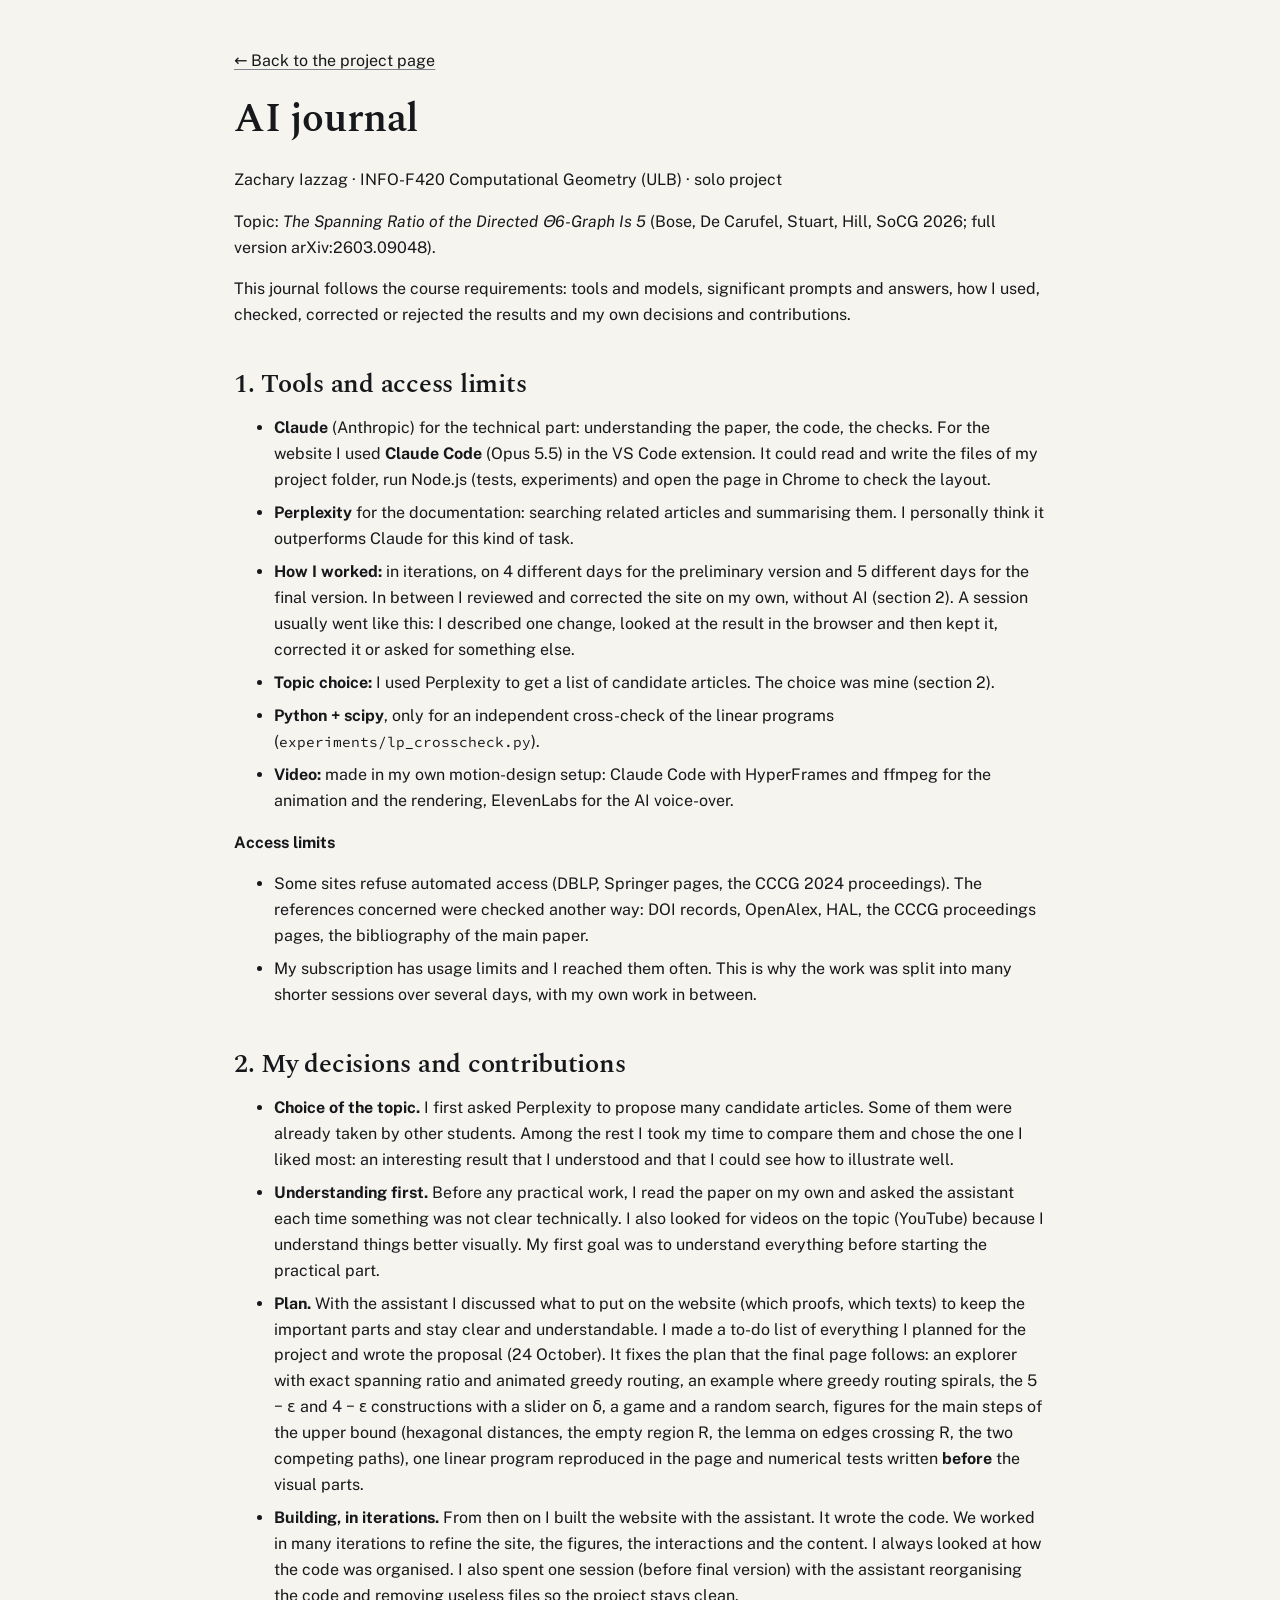
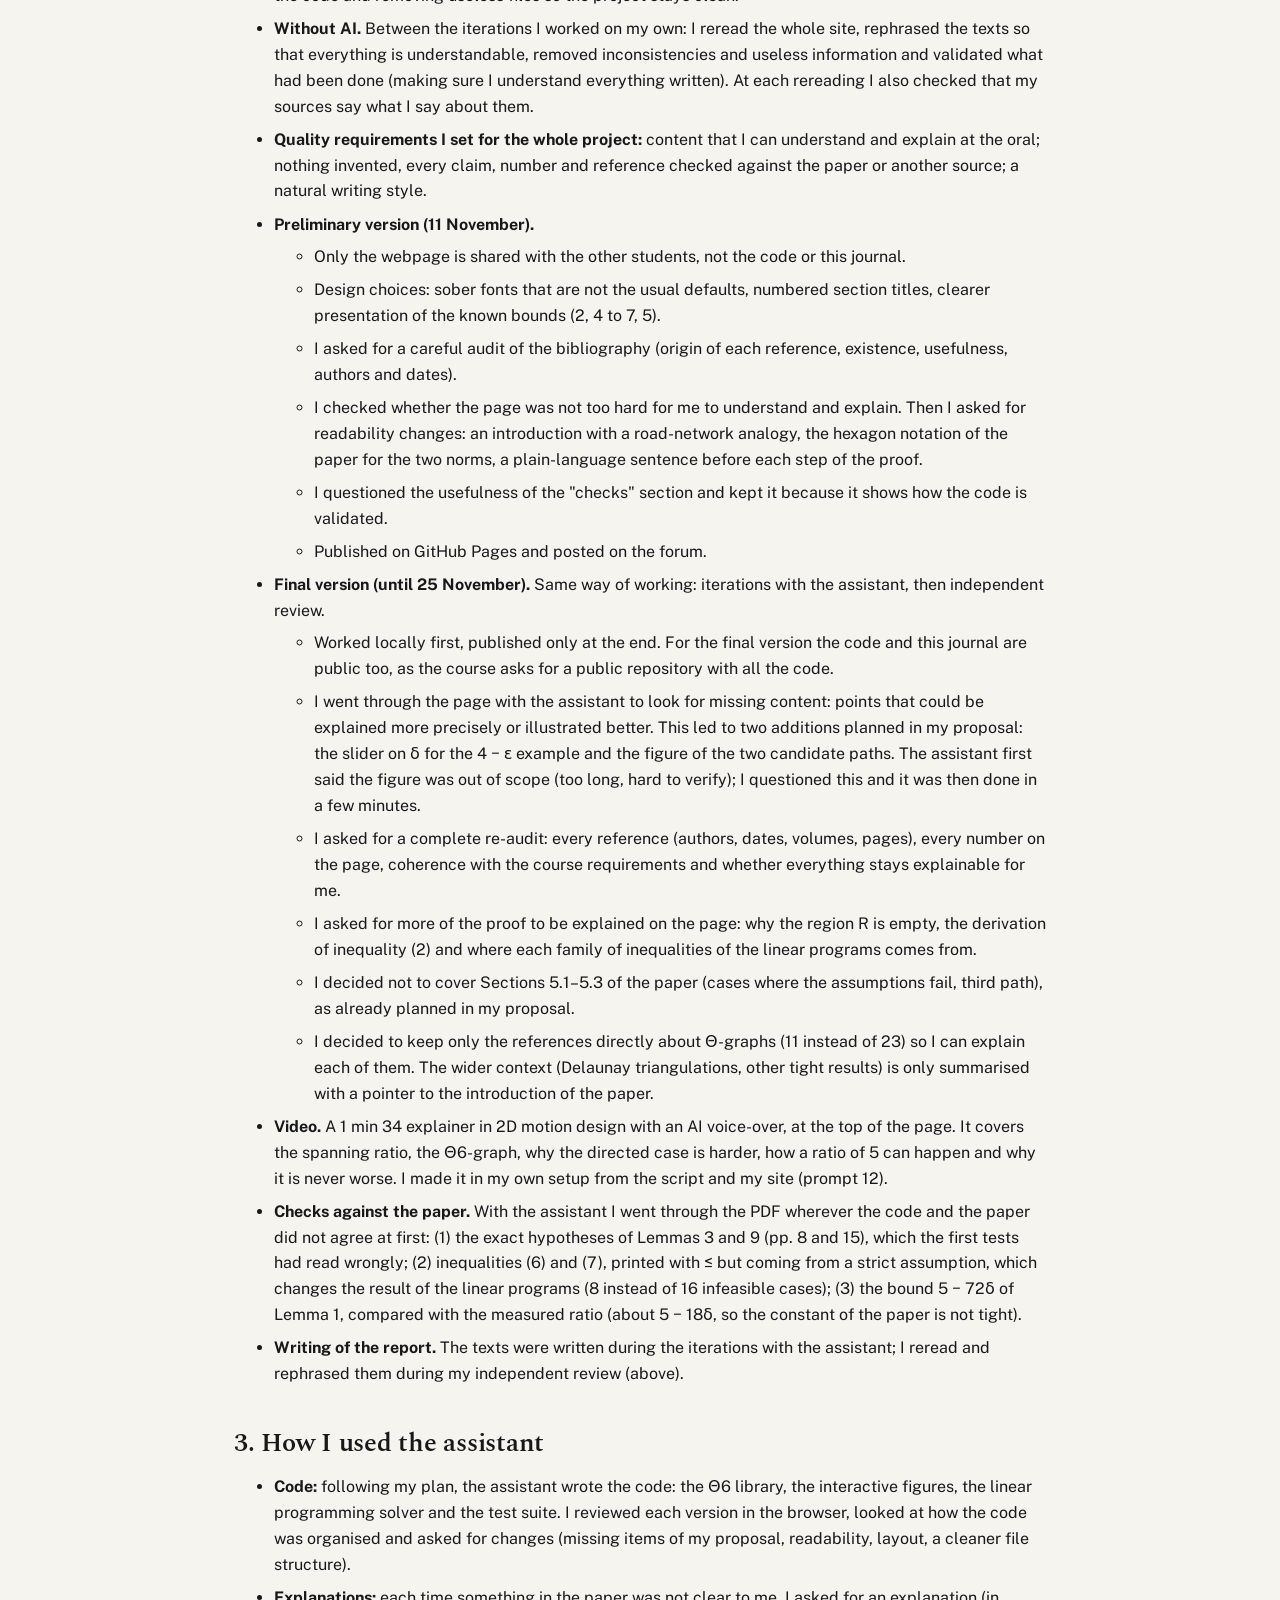
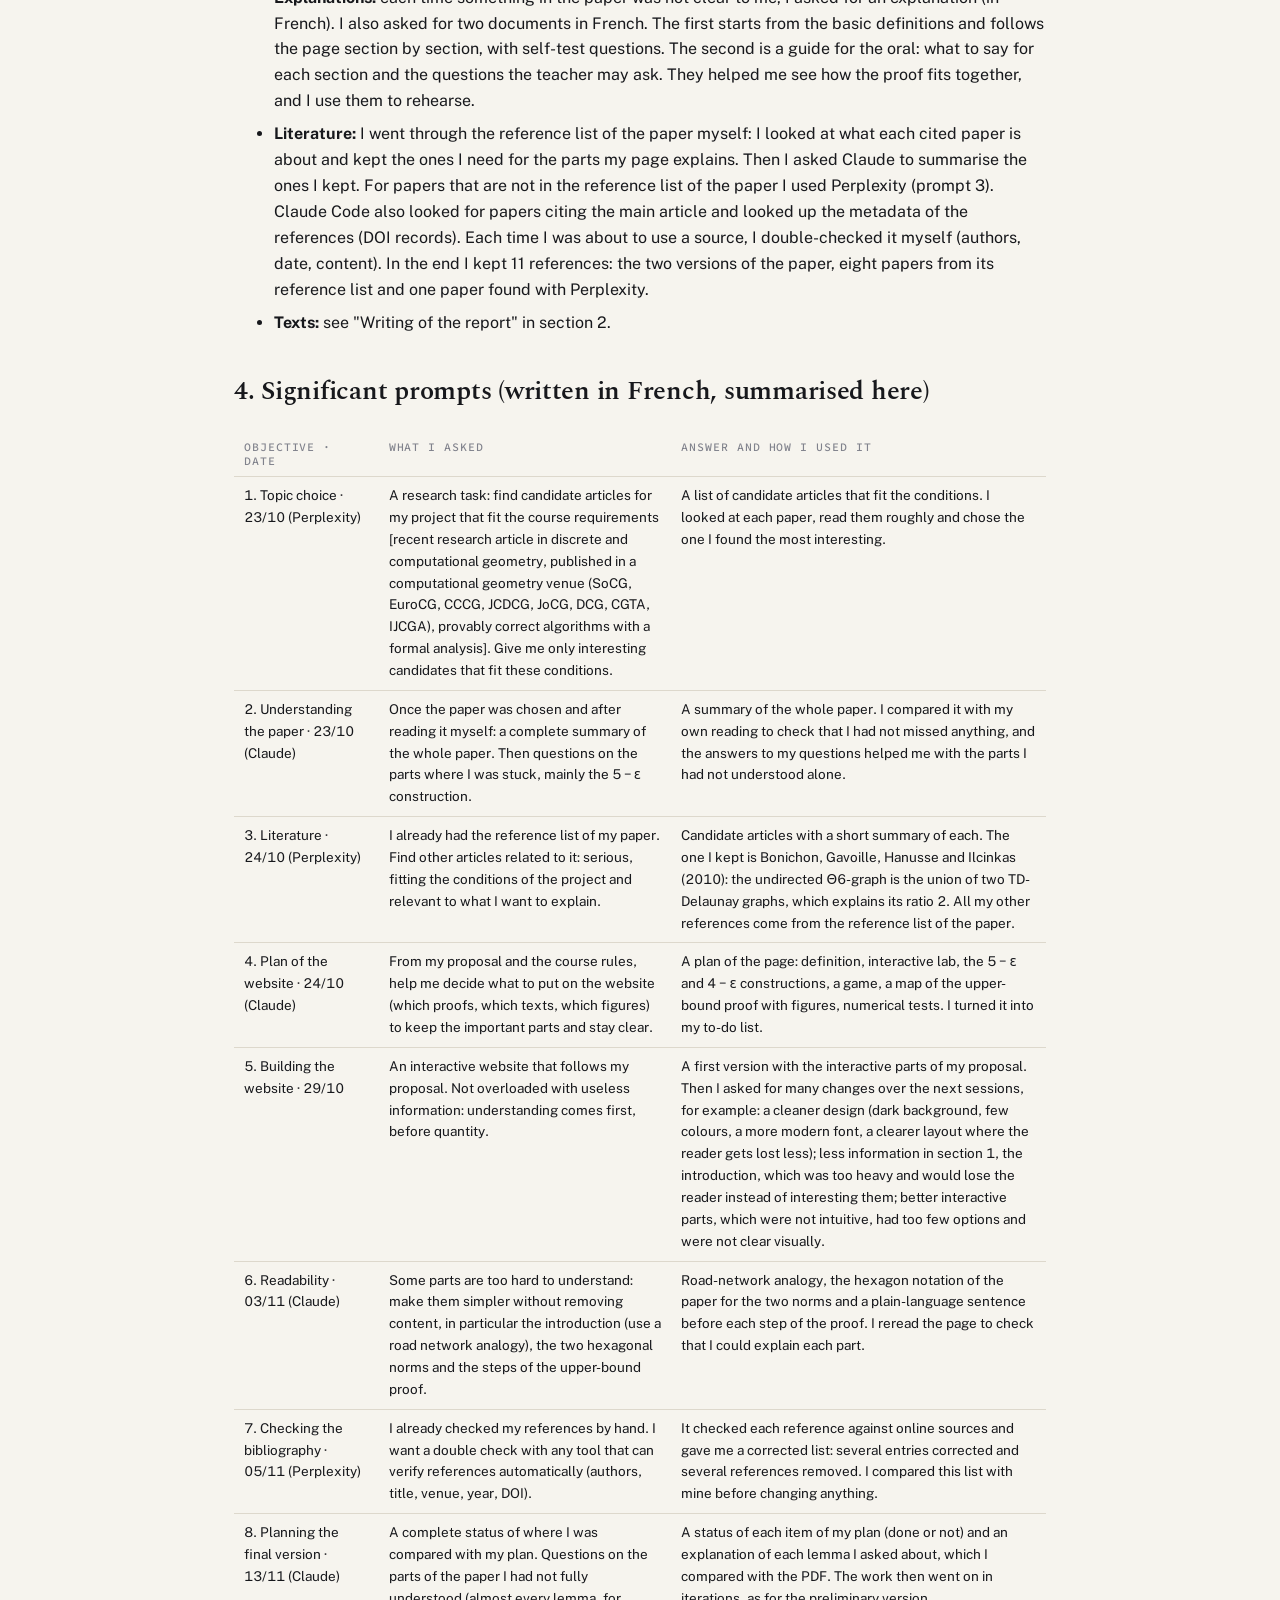
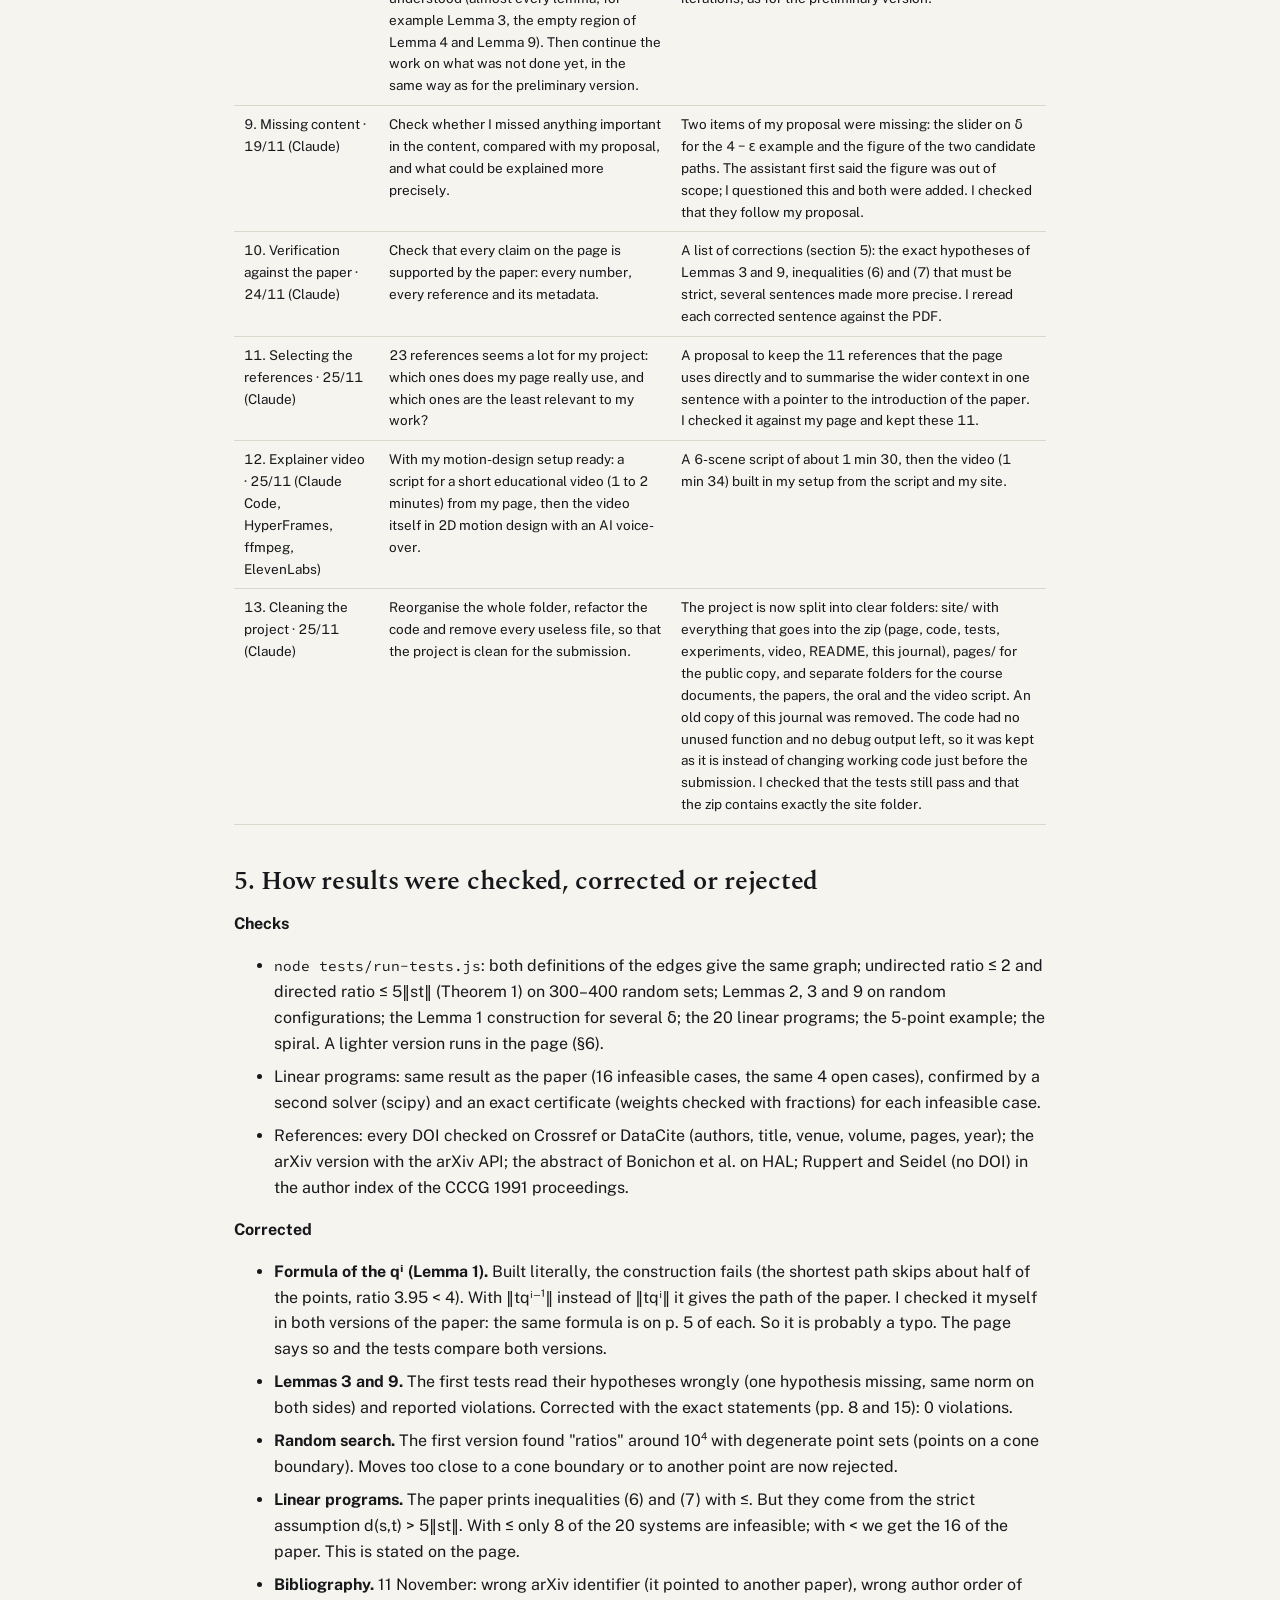
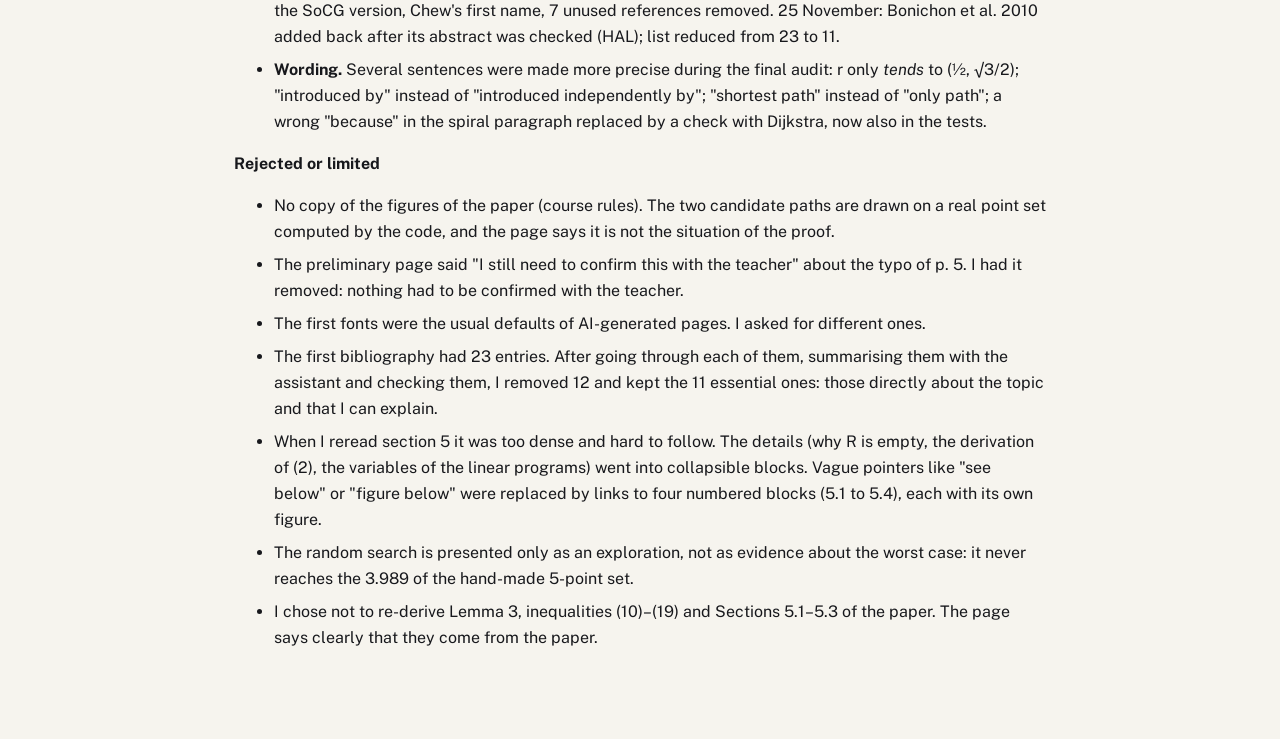
<file: ai-journal.html>
<!doctype html>
<html lang="en">
<head>
<meta charset="utf-8">
<meta name="viewport" content="width=device-width, initial-scale=1">
<title>AI journal · Directed Θ6 Spanner</title>
<link rel="preconnect" href="https://fonts.googleapis.com">
<link rel="preconnect" href="https://fonts.gstatic.com" crossorigin>
<link href="https://fonts.googleapis.com/css2?family=Public+Sans:ital,wght@0,400;0,500;0,600;1,400&family=Source+Code+Pro:wght@400;500;600&family=Spectral:ital,wght@0,400;0,600;1,400;1,600&display=swap" rel="stylesheet">
<link rel="stylesheet" href="css/style.css">
<style>
  .journal { padding: 48px 0 72px; }
  .journal h1 { font-size: 40px; }
  .journal h2 { font-size: 26px; margin-top: 1.6em; }
  .journal ul ul { margin-top: .4em; }
  .journal li { margin-bottom: .45em; }
  .tblwrap { overflow-x: auto; }
  .journal .tbl td, .journal .tbl th { vertical-align: top; }
  .back { display: inline-block; margin-bottom: 24px; }
</style>
</head>
<body>
<main class="journal">
  <div class="wrap narrow">
    <a class="back" href="index.html">← Back to the project page</a>
    <h1>AI journal</h1>
    <p>Zachary Iazzag · INFO-F420 Computational Geometry (ULB) · solo project</p>
    <p>Topic: <i>The Spanning Ratio of the Directed Θ6-Graph Is 5</i> (Bose, De Carufel, Stuart, Hill, SoCG 2026; full version arXiv:2603.09048).</p>
    <p>This journal follows the course requirements: tools and models, significant prompts and answers, how I used, checked, corrected or rejected the results and my own decisions and contributions.</p>
    <h2>1. Tools and access limits</h2>
    <ul><li><b>Claude</b> (Anthropic) for the technical part: understanding the paper, the code, the checks. For the website I used <b>Claude Code</b> (Opus 5.5) in the VS Code extension. It could read and write the files of my project folder, run Node.js (tests, experiments) and open the page in Chrome to check the layout.</li><li><b>Perplexity</b> for the documentation: searching related articles and summarising them. I personally think it outperforms Claude for this kind of task.</li><li><b>How I worked:</b> in iterations, on 4 different days for the preliminary version and 5 different days for the final version. In between I reviewed and corrected the site on my own, without AI (section 2). A session usually went like this: I described one change, looked at the result in the browser and then kept it, corrected it or asked for something else.</li><li><b>Topic choice:</b> I used Perplexity to get a list of candidate articles. The choice was mine (section 2).</li><li><b>Python + scipy</b>, only for an independent cross-check of the linear programs (<code>experiments/lp_crosscheck.py</code>).</li><li><b>Video:</b> made in my own motion-design setup: Claude Code with HyperFrames and ffmpeg for the animation and the rendering, ElevenLabs for the AI voice-over.</li></ul>
    <p><b>Access limits</b></p>
    <ul><li>Some sites refuse automated access (DBLP, Springer pages, the CCCG 2024 proceedings). The references concerned were checked another way: DOI records, OpenAlex, HAL, the CCCG proceedings pages, the bibliography of the main paper.</li><li>My subscription has usage limits and I reached them often. This is why the work was split into many shorter sessions over several days, with my own work in between.</li></ul>
    <h2>2. My decisions and contributions</h2>
    <ul><li><b>Choice of the topic.</b> I first asked Perplexity to propose many candidate articles. Some of them were already taken by other students. Among the rest I took my time to compare them and chose the one I liked most: an interesting result that I understood and that I could see how to illustrate well.</li><li><b>Understanding first.</b> Before any practical work, I read the paper on my own and asked the assistant each time something was not clear technically. I also looked for videos on the topic (YouTube) because I understand things better visually. My first goal was to understand everything before starting the practical part.</li><li><b>Plan.</b> With the assistant I discussed what to put on the website (which proofs, which texts) to keep the important parts and stay clear and understandable. I made a to-do list of everything I planned for the project and wrote the proposal (24 October). It fixes the plan that the final page follows: an explorer with exact spanning ratio and animated greedy routing, an example where greedy routing spirals, the 5 − ε and 4 − ε constructions with a slider on δ, a game and a random search, figures for the main steps of the upper bound (hexagonal distances, the empty region R, the lemma on edges crossing R, the two competing paths), one linear program reproduced in the page and numerical tests written <b>before</b> the visual parts.</li><li><b>Building, in iterations.</b> From then on I built the website with the assistant. It wrote the code. We worked in many iterations to refine the site, the figures, the interactions and the content. I always looked at how the code was organised. I also spent one session (before final version) with the assistant reorganising the code and removing useless files so the project stays clean.</li><li><b>Without AI.</b> Between the iterations I worked on my own: I reread the whole site, rephrased the texts so that everything is understandable, removed inconsistencies and useless information and validated what had been done (making sure I understand everything written). At each rereading I also checked that my sources say what I say about them.</li><li><b>Quality requirements I set for the whole project:</b> content that I can understand and explain at the oral; nothing invented, every claim, number and reference checked against the paper or another source; a natural writing style.</li><li><b>Preliminary version (11 November).</b><ul><li>Only the webpage is shared with the other students, not the code or this journal.</li><li>Design choices: sober fonts that are not the usual defaults, numbered section titles, clearer presentation of the known bounds (2, 4 to 7, 5).</li><li>I asked for a careful audit of the bibliography (origin of each reference, existence, usefulness, authors and dates).</li><li>I checked whether the page was not too hard for me to understand and explain. Then I asked for readability changes: an introduction with a road-network analogy, the hexagon notation of the paper for the two norms, a plain-language sentence before each step of the proof.</li><li>I questioned the usefulness of the "checks" section and kept it because it shows how the code is validated.</li><li>Published on GitHub Pages and posted on the forum.</li></ul></li><li><b>Final version (until 25 November).</b> Same way of working: iterations with the assistant, then independent review.<ul><li>Worked locally first, published only at the end. For the final version the code and this journal are public too, as the course asks for a public repository with all the code.</li><li>I went through the page with the assistant to look for missing content: points that could be explained more precisely or illustrated better. This led to two additions planned in my proposal: the slider on δ for the 4 − ε example and the figure of the two candidate paths. The assistant first said the figure was out of scope (too long, hard to verify); I questioned this and it was then done in a few minutes.</li><li>I asked for a complete re-audit: every reference (authors, dates, volumes, pages), every number on the page, coherence with the course requirements and whether everything stays explainable for me.</li><li>I asked for more of the proof to be explained on the page: why the region R is empty, the derivation of inequality (2) and where each family of inequalities of the linear programs comes from.</li><li>I decided not to cover Sections 5.1–5.3 of the paper (cases where the assumptions fail, third path), as already planned in my proposal.</li><li>I decided to keep only the references directly about Θ-graphs (11 instead of 23) so I can explain each of them. The wider context (Delaunay triangulations, other tight results) is only summarised with a pointer to the introduction of the paper.</li></ul></li><li><b>Video.</b> A 1 min 34 explainer in 2D motion design with an AI voice-over, at the top of the page. It covers the spanning ratio, the Θ6-graph, why the directed case is harder, how a ratio of 5 can happen and why it is never worse. I made it in my own setup from the script and my site (prompt 12).</li><li><b>Checks against the paper.</b> With the assistant I went through the PDF wherever the code and the paper did not agree at first: (1) the exact hypotheses of Lemmas 3 and 9 (pp. 8 and 15), which the first tests had read wrongly; (2) inequalities (6) and (7), printed with ≤ but coming from a strict assumption, which changes the result of the linear programs (8 instead of 16 infeasible cases); (3) the bound 5 − 72δ of Lemma 1, compared with the measured ratio (about 5 − 18δ, so the constant of the paper is not tight).</li><li><b>Writing of the report.</b> The texts were written during the iterations with the assistant; I reread and rephrased them during my independent review (above).</li></ul>
    <h2>3. How I used the assistant</h2>
    <ul><li><b>Code:</b> following my plan, the assistant wrote the code: the Θ6 library, the interactive figures, the linear programming solver and the test suite. I reviewed each version in the browser, looked at how the code was organised and asked for changes (missing items of my proposal, readability, layout, a cleaner file structure).</li><li><b>Explanations:</b> each time something in the paper was not clear to me, I asked for an explanation (in French). I also asked for two documents in French. The first starts from the basic definitions and follows the page section by section, with self-test questions. The second is a guide for the oral: what to say for each section and the questions the teacher may ask. They helped me see how the proof fits together, and I use them to rehearse.</li><li><b>Literature:</b> I went through the reference list of the paper myself: I looked at what each cited paper is about and kept the ones I need for the parts my page explains. Then I asked Claude to summarise the ones I kept. For papers that are not in the reference list of the paper I used Perplexity (prompt 3). Claude Code also looked for papers citing the main article and looked up the metadata of the references (DOI records). Each time I was about to use a source, I double-checked it myself (authors, date, content). In the end I kept 11 references: the two versions of the paper, eight papers from its reference list and one paper found with Perplexity.</li><li><b>Texts:</b> see "Writing of the report" in section 2.</li></ul>
    <h2>4. Significant prompts (written in French, summarised here)</h2>
    <div class="tblwrap"><table class="tbl"><thead><tr><th>Objective · date</th><th>What I asked</th><th>Answer and how I used it</th></tr></thead><tbody><tr><td>1. Topic choice · 23/10 (Perplexity)</td><td>A research task: find candidate articles for my project that fit the course requirements [recent research article in discrete and computational geometry, published in a computational geometry venue (SoCG, EuroCG, CCCG, JCDCG, JoCG, DCG, CGTA, IJCGA), provably correct algorithms with a formal analysis]. Give me only interesting candidates that fit these conditions.</td><td>A list of candidate articles that fit the conditions. I looked at each paper, read them roughly and chose the one I found the most interesting.</td></tr><tr><td>2. Understanding the paper · 23/10 (Claude)</td><td>Once the paper was chosen and after reading it myself: a complete summary of the whole paper. Then questions on the parts where I was stuck, mainly the 5 − ε construction.</td><td>A summary of the whole paper. I compared it with my own reading to check that I had not missed anything, and the answers to my questions helped me with the parts I had not understood alone.</td></tr><tr><td>3. Literature · 24/10 (Perplexity)</td><td>I already had the reference list of my paper. Find other articles related to it: serious, fitting the conditions of the project and relevant to what I want to explain.</td><td>Candidate articles with a short summary of each. The one I kept is Bonichon, Gavoille, Hanusse and Ilcinkas (2010): the undirected Θ6-graph is the union of two TD-Delaunay graphs, which explains its ratio 2. All my other references come from the reference list of the paper.</td></tr><tr><td>4. Plan of the website · 24/10 (Claude)</td><td>From my proposal and the course rules, help me decide what to put on the website (which proofs, which texts, which figures) to keep the important parts and stay clear.</td><td>A plan of the page: definition, interactive lab, the 5 − ε and 4 − ε constructions, a game, a map of the upper-bound proof with figures, numerical tests. I turned it into my to-do list.</td></tr><tr><td>5. Building the website · 29/10</td><td>An interactive website that follows my proposal. Not overloaded with useless information: understanding comes first, before quantity.</td><td>A first version with the interactive parts of my proposal. Then I asked for many changes over the next sessions, for example: a cleaner design (dark background, few colours, a more modern font, a clearer layout where the reader gets lost less); less information in section 1, the introduction, which was too heavy and would lose the reader instead of interesting them; better interactive parts, which were not intuitive, had too few options and were not clear visually.</td></tr><tr><td>6. Readability · 03/11 (Claude)</td><td>Some parts are too hard to understand: make them simpler without removing content, in particular the introduction (use a road network analogy), the two hexagonal norms and the steps of the upper-bound proof.</td><td>Road-network analogy, the hexagon notation of the paper for the two norms and a plain-language sentence before each step of the proof. I reread the page to check that I could explain each part.</td></tr><tr><td>7. Checking the bibliography · 05/11 (Perplexity)</td><td>I already checked my references by hand. I want a double check with any tool that can verify references automatically (authors, title, venue, year, DOI).</td><td>It checked each reference against online sources and gave me a corrected list: several entries corrected and several references removed. I compared this list with mine before changing anything.</td></tr><tr><td>8. Planning the final version · 13/11 (Claude)</td><td>A complete status of where I was compared with my plan. Questions on the parts of the paper I had not fully understood (almost every lemma, for example Lemma 3, the empty region of Lemma 4 and Lemma 9). Then continue the work on what was not done yet, in the same way as for the preliminary version.</td><td>A status of each item of my plan (done or not) and an explanation of each lemma I asked about, which I compared with the PDF. The work then went on in iterations, as for the preliminary version.</td></tr><tr><td>9. Missing content · 19/11 (Claude)</td><td>Check whether I missed anything important in the content, compared with my proposal, and what could be explained more precisely.</td><td>Two items of my proposal were missing: the slider on δ for the 4 − ε example and the figure of the two candidate paths. The assistant first said the figure was out of scope; I questioned this and both were added. I checked that they follow my proposal.</td></tr><tr><td>10. Verification against the paper · 24/11 (Claude)</td><td>Check that every claim on the page is supported by the paper: every number, every reference and its metadata.</td><td>A list of corrections (section 5): the exact hypotheses of Lemmas 3 and 9, inequalities (6) and (7) that must be strict, several sentences made more precise. I reread each corrected sentence against the PDF.</td></tr><tr><td>11. Selecting the references · 25/11 (Claude)</td><td>23 references seems a lot for my project: which ones does my page really use, and which ones are the least relevant to my work?</td><td>A proposal to keep the 11 references that the page uses directly and to summarise the wider context in one sentence with a pointer to the introduction of the paper. I checked it against my page and kept these 11.</td></tr><tr><td>12. Explainer video · 25/11 (Claude Code, HyperFrames, ffmpeg, ElevenLabs)</td><td>With my motion-design setup ready: a script for a short educational video (1 to 2 minutes) from my page, then the video itself in 2D motion design with an AI voice-over.</td><td>A 6-scene script of about 1 min 30, then the video (1 min 34) built in my setup from the script and my site.</td></tr><tr><td>13. Cleaning the project · 25/11 (Claude)</td><td>Reorganise the whole folder, refactor the code and remove every useless file, so that the project is clean for the submission.</td><td>The project is now split into clear folders: site/ with everything that goes into the zip (page, code, tests, experiments, video, README, this journal), pages/ for the public copy, and separate folders for the course documents, the papers, the oral and the video script. An old copy of this journal was removed. The code had no unused function and no debug output left, so it was kept as it is instead of changing working code just before the submission. I checked that the tests still pass and that the zip contains exactly the site folder.</td></tr></tbody></table></div>
    <h2>5. How results were checked, corrected or rejected</h2>
    <p><b>Checks</b></p>
    <ul><li><code>node tests/run-tests.js</code>: both definitions of the edges give the same graph; undirected ratio ≤ 2 and directed ratio ≤ 5‖st‖ (Theorem 1) on 300–400 random sets; Lemmas 2, 3 and 9 on random configurations; the Lemma 1 construction for several δ; the 20 linear programs; the 5-point example; the spiral. A lighter version runs in the page (§6).</li><li>Linear programs: same result as the paper (16 infeasible cases, the same 4 open cases), confirmed by a second solver (scipy) and an exact certificate (weights checked with fractions) for each infeasible case.</li><li>References: every DOI checked on Crossref or DataCite (authors, title, venue, volume, pages, year); the arXiv version with the arXiv API; the abstract of Bonichon et al. on HAL; Ruppert and Seidel (no DOI) in the author index of the CCCG 1991 proceedings.</li></ul>
    <p><b>Corrected</b></p>
    <ul><li><b>Formula of the qⁱ (Lemma 1).</b> Built literally, the construction fails (the shortest path skips about half of the points, ratio 3.95 &lt; 4). With ‖tqⁱ⁻¹‖ instead of ‖tqⁱ‖ it gives the path of the paper. I checked it myself in both versions of the paper: the same formula is on p. 5 of each. So it is probably a typo. The page says so and the tests compare both versions.</li><li><b>Lemmas 3 and 9.</b> The first tests read their hypotheses wrongly (one hypothesis missing, same norm on both sides) and reported violations. Corrected with the exact statements (pp. 8 and 15): 0 violations.</li><li><b>Random search.</b> The first version found "ratios" around 10⁴ with degenerate point sets (points on a cone boundary). Moves too close to a cone boundary or to another point are now rejected.</li><li><b>Linear programs.</b> The paper prints inequalities (6) and (7) with ≤. But they come from the strict assumption d(s,t) &gt; 5‖st‖. With ≤ only 8 of the 20 systems are infeasible; with &lt; we get the 16 of the paper. This is stated on the page.</li><li><b>Bibliography.</b> 11 November: wrong arXiv identifier (it pointed to another paper), wrong author order of the SoCG version, Chew's first name, 7 unused references removed. 25 November: Bonichon et al. 2010 added back after its abstract was checked (HAL); list reduced from 23 to 11.</li><li><b>Wording.</b> Several sentences were made more precise during the final audit: r only <i>tends</i> to (½, √3/2); "introduced by" instead of "introduced independently by"; "shortest path" instead of "only path"; a wrong "because" in the spiral paragraph replaced by a check with Dijkstra, now also in the tests.</li></ul>
    <p><b>Rejected or limited</b></p>
    <ul><li>No copy of the figures of the paper (course rules). The two candidate paths are drawn on a real point set computed by the code, and the page says it is not the situation of the proof.</li><li>The preliminary page said "I still need to confirm this with the teacher" about the typo of p. 5. I had it removed: nothing had to be confirmed with the teacher.</li><li>The first fonts were the usual defaults of AI-generated pages. I asked for different ones.</li><li>The first bibliography had 23 entries. After going through each of them, summarising them with the assistant and checking them, I removed 12 and kept the 11 essential ones: those directly about the topic and that I can explain.</li><li>When I reread section 5 it was too dense and hard to follow. The details (why R is empty, the derivation of (2), the variables of the linear programs) went into collapsible blocks. Vague pointers like "see below" or "figure below" were replaced by links to four numbered blocks (5.1 to 5.4), each with its own figure.</li><li>The random search is presented only as an exploration, not as evidence about the worst case: it never reaches the 3.989 of the hand-made 5-point set.</li><li>I chose not to re-derive Lemma 3, inequalities (10)–(19) and Sections 5.1–5.3 of the paper. The page says clearly that they come from the paper.</li></ul>
  </div>
</main>
</body>
</html>
</file>
<file: css/style.css>
:root {
  color-scheme: light;
  --bg: #f6f4ee;
  --surface: #fffdf8;
  --surface2: #efece4;
  --ink: #17181c;
  --ink2: #474a55;
  --muted: #80828c;
  --line: #ddd8cc;
  --grid: rgba(23, 24, 28, 0.06);
  /* cone colors */
  --c0: #2a78d6; --c1: #eb6834; --c2: #1baf7a; --c3: #eda100; --c4: #e87ba4; --c5: #008300;
  --sp: #17181c; /* shortest path */
  --greedy: #e34948; /* greedy routing */
  --fillR: rgba(71, 74, 85, 0.13);
  --hl: #2a78d6;
  --ok: #1d8a4c; --bad: #c4314b; --todo: #b7791f;
  --radius: 14px;
  --shadow: 0 1px 0 rgba(0,0,0,.03), 0 8px 24px -16px rgba(0,0,0,.25);
  --serif: "Spectral", Georgia, serif;
  --sans: "Public Sans", system-ui, -apple-system, "Segoe UI", sans-serif;
  --mono: "Source Code Pro", ui-monospace, Consolas, monospace;
}
@media (prefers-color-scheme: dark) {
  :root:not([data-theme="light"]) {
    color-scheme: dark;
    --bg: #14161b; --surface: #1b1e25; --surface2: #20242c;
    --ink: #eceae4; --ink2: #b9bac2; --muted: #8a8d98; --line: #2e323c; --grid: rgba(236, 234, 228, 0.06);
    --c0: #3987e5; --c1: #d95926; --c2: #199e70; --c3: #c98500; --c4: #d55181; --c5: #008300;
    --sp: #eceae4; --greedy: #e66767; --fillR: rgba(185, 186, 194, 0.14); --hl: #3987e5;
    --ok: #4cc27f; --bad: #ef6b80; --todo: #e0a64a;
    --shadow: 0 1px 0 rgba(255,255,255,.02), 0 10px 30px -18px rgba(0,0,0,.8);
  }
}
:root[data-theme="dark"] {
  color-scheme: dark;
  --bg: #14161b; --surface: #1b1e25; --surface2: #20242c;
  --ink: #eceae4; --ink2: #b9bac2; --muted: #8a8d98; --line: #2e323c; --grid: rgba(236, 234, 228, 0.06);
  --c0: #3987e5; --c1: #d95926; --c2: #199e70; --c3: #c98500; --c4: #d55181; --c5: #008300;
  --sp: #eceae4; --greedy: #e66767; --fillR: rgba(185, 186, 194, 0.14); --hl: #3987e5;
  --ok: #4cc27f; --bad: #ef6b80; --todo: #e0a64a;
  --shadow: 0 1px 0 rgba(255,255,255,.02), 0 10px 30px -18px rgba(0,0,0,.8);
}

* { box-sizing: border-box; }
html { scroll-behavior: smooth; scroll-padding-top: 64px; }
body { margin: 0; background: var(--bg); color: var(--ink); font: 16px/1.62 var(--sans); -webkit-font-smoothing: antialiased; }
a { color: inherit; text-decoration-color: var(--muted); text-underline-offset: 3px; }
a:hover { text-decoration-color: var(--ink); }
h1, h2, h3 { font-family: var(--serif); font-weight: 600; letter-spacing: -0.01em; line-height: 1.12; margin: 0 0 .6em; }
h2 { font-size: clamp(28px, 4vw, 42px); }
h3 { font-size: 22px; margin-top: .4em; }
h4 { font: 600 15px/1.3 var(--sans); color: var(--ink); margin: 1.2em 0 .6em; }
p { margin: 0 0 1em; }
code, .mono { font-family: var(--mono); font-size: .9em; }
.muted { color: var(--muted); }
.small { font-size: 13px; }
sub { font-size: .7em; }
.wrap { max-width: 1200px; margin: 0 auto; padding: 0 24px; }
.wrap.narrow { max-width: 860px; }
.band { padding: 88px 0; border-top: 1px solid var(--line); }
.band.alt { background: var(--surface2); }
.two { display: grid; grid-template-columns: minmax(0, 1fr) minmax(0, 1fr); gap: 48px; align-items: start; }
.prose { max-width: 62ch; }
.intro { max-width: 80ch; color: var(--ink2); }
.eyebrow { font: 500 14px/1.4 var(--sans); color: var(--muted); margin-bottom: 14px; }
.secno { color: var(--muted); font-weight: 400; margin-right: .5em; }
.katex { font-size: 1.04em; }  
.katex-display { position: relative; margin: .8em 0 1.1em; overflow-x: auto; overflow-y: hidden; padding: 4px 0; }
.katex { position: relative; }

.topbar { position: sticky; top: 0; z-index: 20; display: flex; align-items: center; gap: 20px; padding: 10px 24px;
  background: color-mix(in srgb, var(--bg) 86%, transparent); backdrop-filter: blur(10px); border-bottom: 1px solid var(--line); }
.brand { display: flex; align-items: center; gap: 10px; font: 600 15px var(--sans); text-decoration: none; white-space: nowrap; }
.hexmark { width: 26px; height: 26px; display: grid; place-items: center; background: var(--ink); color: var(--bg); font: 600 14px var(--serif);
  clip-path: polygon(50% 0, 100% 25%, 100% 75%, 50% 100%, 0 75%, 0 25%); }
.nav { display: flex; gap: 4px; overflow-x: auto; flex: 1; min-width: 0; scrollbar-width: none; }
.nav a { font-size: 13.5px; text-decoration: none; color: var(--ink2); padding: 6px 10px; border-radius: 999px; white-space: nowrap; }
.nav a:hover { color: var(--ink); background: var(--surface2); }
.nav a.active { color: var(--bg); background: var(--ink); }
.iconbtn { border: 1px solid var(--line); background: var(--surface); color: var(--ink); width: 34px; height: 34px; border-radius: 50%; cursor: pointer; font-size: 15px; flex: none; }

.hero { position: relative; min-height: min(92vh, 860px); display: flex; align-items: center; overflow: hidden; }
#hero-canvas { position: absolute; inset: 0; width: 100%; height: 100%; opacity: .9; }
.hero-fade { position: absolute; inset: 0; pointer-events: none;
  background: linear-gradient(90deg, var(--bg) 0%, color-mix(in srgb, var(--bg) 92%, transparent) 38%, color-mix(in srgb, var(--bg) 30%, transparent) 70%, transparent 100%); }
.hero-inner { position: relative; max-width: 1200px; margin: 0 auto; padding: 72px 24px; width: 100%; pointer-events: none; }
.hero-inner > * { max-width: 680px; }
.hero-inner a, .hero-inner button { pointer-events: auto; }
.hero h1 { font-size: clamp(38px, 6.2vw, 74px); margin-bottom: .35em; }
.hero h1 em { font-style: italic; color: var(--c1); }
.lede { font-size: clamp(17px, 2vw, 20px); color: var(--ink2); }
.byline { font: 500 14px var(--mono); color: var(--muted); }
.pill { display: inline-block; padding: 2px 9px; border: 1px solid var(--todo); color: var(--todo); border-radius: 999px; letter-spacing: .04em; }
.cta { display: flex; gap: 10px; flex-wrap: wrap; margin: 26px 0 34px; }
.numbers { display: grid; grid-template-columns: repeat(3, minmax(0, 1fr)); gap: 0; border-top: 1px solid var(--line); border-bottom: 1px solid var(--line);
  background: color-mix(in srgb, var(--bg) 75%, transparent); }
.numbers div { padding: 14px 16px 14px 0; }
.numbers div + div { padding-left: 16px; border-left: 1px solid var(--line); }
.numbers-cap { font-size: 13.5px; color: var(--ink2); margin: 0 0 8px; }
.numbers b { display: block; font: 600 34px/1 var(--serif); margin-bottom: 6px; }
.numbers .hl b { color: var(--c1); }
.numbers span { font-size: 12.5px; color: var(--ink2); line-height: 1.4; display: block; }
.live-note { margin-top: 16px; font-size: 13px; color: var(--muted); }
.live-note b { font-family: var(--mono); color: var(--ink); }

/* buttons & controls */
.btn { display: inline-flex; align-items: center; gap: 6px; font: 500 14.5px var(--sans); padding: 10px 18px; border-radius: 999px; border: 1px solid var(--ink);
  background: transparent; color: var(--ink); text-decoration: none; cursor: pointer; transition: background .15s, color .15s; }
.btn:hover { background: var(--surface2); }
.btn.primary { background: var(--ink); color: var(--bg); }
.btn.primary:hover { opacity: .88; }
.btn.sm { font-size: 13px; padding: 6px 12px; }
.btn.ghost { border-color: var(--line); }
.btn:disabled { opacity: .5; cursor: progress; }
.btn.file { position: relative; overflow: hidden; }
.btn.file input { position: absolute; inset: 0; opacity: 0; cursor: pointer; }
.btnrow { display: flex; gap: 8px; flex-wrap: wrap; margin: 12px 0; }
.seg { display: inline-flex; border: 1px solid var(--line); border-radius: 999px; padding: 3px; background: var(--surface); flex-wrap: wrap; }
.seg button { border: 0; background: transparent; color: var(--ink2); font: 500 13px var(--sans); padding: 6px 12px; border-radius: 999px; cursor: pointer; }
.seg button[aria-pressed="true"] { background: var(--ink); color: var(--bg); }
.toolbar { display: flex; flex-wrap: wrap; align-items: center; gap: 8px; margin-bottom: 10px; }
.toolbar.small { margin: 10px 0 0; font-size: 13px; color: var(--ink2); gap: 6px 16px; }
.toolbar label { display: inline-flex; align-items: center; gap: 6px; cursor: pointer; }
.toolbar .sep { flex: 1; }
.slider { display: inline-flex; align-items: center; gap: 8px; font: 500 13px var(--mono); }
.slider input { width: 120px; accent-color: var(--ink); }
.slider output { min-width: 3.5em; }
input[type="checkbox"] { accent-color: var(--ink); }

/* canvases & figures */
.cv { display: block; width: 100%; background: var(--surface); border: 1px solid var(--line); border-radius: var(--radius); box-shadow: var(--shadow);
  touch-action: none; cursor: crosshair;
  background-image: radial-gradient(var(--grid) 1px, transparent 1.2px); background-size: 22px 22px; }
.cv.route-mode { cursor: pointer; }
.cv-square { aspect-ratio: 1 / 1; max-height: 560px; }
.cv-lab { height: min(68vh, 620px); }
.cv-wide { height: min(62vh, 560px); cursor: grab; }
.cv-game { height: min(64vh, 560px); cursor: grab; }
.fig { margin: 0; }
.fig.wide { margin: 32px 0 48px; }
figcaption { font-size: 13.5px; color: var(--ink2); margin-top: 10px; line-height: 1.5; }
.fig .seg { margin-bottom: 10px; }

/* panels & stats */
.lab { display: grid; grid-template-columns: minmax(0, 1fr) 300px; gap: 20px; align-items: start; margin-top: 18px; }
.panel { background: var(--surface); border: 1px solid var(--line); border-radius: var(--radius); padding: 18px; box-shadow: var(--shadow); font-size: 14px; }
.panel p { color: var(--ink2); }
.bigstat { margin-bottom: 12px; }
.bigstat span { font: 500 11.5px var(--mono); text-transform: uppercase; letter-spacing: .1em; color: var(--muted); }
.bigstat b { display: block; font: 600 46px/1.05 var(--serif); font-variant-numeric: tabular-nums; }
.meter { --v: 0; position: relative; height: 6px; border-radius: 99px; background: var(--surface2); margin: 10px 0 18px; }
.meter i { position: absolute; left: 0; top: 0; bottom: 0; width: calc(var(--v) * 100%); background: var(--ink); border-radius: 99px; transition: width .2s; }
.meter em { position: absolute; top: 10px; transform: translateX(-50%); font: 500 10.5px var(--mono); color: var(--muted); font-style: normal; }
.meter em::before { content: ""; position: absolute; left: 50%; top: -12px; width: 1px; height: 8px; background: var(--muted); }
.kv { display: flex; justify-content: space-between; gap: 12px; padding: 6px 0; border-bottom: 1px dashed var(--line); font-size: 13.5px; }
.kv span { color: var(--ink2); }
.kv b { font: 500 13.5px var(--mono); text-align: right; font-variant-numeric: tabular-nums; }
.kv b[data-ok="true"] { color: var(--ok); }
.kv b[data-ok="false"] { color: var(--bad); }
.statgrid { display: grid; grid-template-columns: 1fr 1fr; gap: 0 22px; align-content: start; background: var(--surface); border: 1px solid var(--line); border-radius: var(--radius); padding: 14px 18px; box-shadow: var(--shadow); }
.statgrid .wide { grid-column: 1 / -1; }
.statgrid .big b { font: 600 22px var(--serif); }
.statgrid.tight { margin-top: 14px; }
.hops { font: 12px/1.5 var(--mono); color: var(--ink2); word-break: break-word; margin: 8px 0; }
.legend { display: flex; flex-direction: column; gap: 6px; margin-top: 16px; font-size: 12.5px; color: var(--ink2); }
.fig .legend, .chart .legend { flex-direction: row; flex-wrap: wrap; gap: 6px 18px; }
.sw { display: inline-block; width: 22px; height: 0; border-top: 3px solid; vertical-align: middle; margin-right: 8px; }
.sw-sp { border-color: var(--sp); }
.sw-greedy { border-top-style: dashed; border-color: var(--greedy); }
.sw-s1 { border-color: var(--c0); }
.sw-s2 { border-color: var(--c1); }
.sw-ref { border-top: 1px dashed var(--muted); }
.cones-legend i { display: inline-grid; place-items: center; width: 18px; height: 18px; margin-left: 3px; border-radius: 4px; background: var(--c); color: #fff; font: 600 10.5px var(--mono); font-style: normal; }
.key { display: inline-block; width: 12px; height: 12px; border-radius: 3px; vertical-align: -1px; margin: 0 4px 0 6px; border: 1px solid; }
.key-r { background: var(--fillR); border-color: var(--ink2); }
.key-t { background: color-mix(in srgb, var(--c2) 35%, transparent); border-color: var(--c2); }
.key-w { background: color-mix(in srgb, var(--greedy) 28%, transparent); border-color: var(--greedy); }
.notes.three { display: grid; grid-template-columns: repeat(3, minmax(0, 1fr)); gap: 28px; margin-top: 36px; font-size: 14.5px; color: var(--ink2); }
.notes h4 { margin-top: 0; }

/* lower bound */
.path { font: 500 14px/1.6 var(--mono); padding: 10px 14px; background: var(--surface); border: 1px solid var(--line); border-radius: 10px; overflow-x: auto; white-space: nowrap; }
.callout { border-left: 3px solid var(--todo); padding: 10px 14px; background: color-mix(in srgb, var(--todo) 9%, transparent); border-radius: 0 10px 10px 0; font-size: 14.5px; }
.chart { background: var(--surface); border: 1px solid var(--line); border-radius: var(--radius); padding: 16px 18px; box-shadow: var(--shadow); }
.chart-head { display: flex; justify-content: space-between; align-items: center; gap: 12px; flex-wrap: wrap; }
.chart-head h4 { margin: 0; }
.chart-box { position: relative; margin-top: 8px; }
.chart svg { width: 100%; height: 260px; display: block; overflow: visible; }
.chart .grid { stroke: var(--line); stroke-width: 1; }
.chart .ref { stroke: var(--muted); stroke-dasharray: 3 4; }
.chart .tick { font: 11px var(--mono); fill: var(--muted); }
.chart .axis { font: 12px var(--sans); fill: var(--ink2); }
.chart .lab { font: 500 12px var(--sans); fill: var(--ink2); }
.chart .s1 { fill: none; stroke: var(--c0); stroke-width: 2; }
.chart .s2 { fill: none; stroke: var(--c1); stroke-width: 2; }
.chart .m1 { fill: var(--c0); stroke: var(--surface); stroke-width: 2; cursor: pointer; }
.chart .m1:hover { r: 7; }
.tip { position: absolute; transform: translate(-50%, calc(-100% - 12px)); background: var(--ink); color: var(--bg); font: 12px/1.45 var(--mono); padding: 8px 10px; border-radius: 8px; pointer-events: none; white-space: nowrap; }
details { margin-top: 10px; font-size: 13.5px; }
summary { cursor: pointer; color: var(--ink2); }
details.more { font-size: inherit; margin: 14px 0; border: 1px solid var(--line); border-radius: 10px; padding: 10px 14px; background: var(--surface); }
details.more > summary { font-weight: 600; color: var(--ink); }
details.more[open] > summary { margin-bottom: 8px; }
.proof-intro { max-width: 780px; }
.roadmap { padding-left: 1.3em; }
.roadmap li { margin-bottom: .6em; }
.roadmap a { font-weight: 600; }
.pstep, .pstep.lp { margin-top: 64px; padding-top: 28px; border-top: 1px solid var(--line); }
.pstep > h3 { margin-bottom: 20px; }
a.tag { text-decoration: none; }

.tbl { width: 100%; border-collapse: collapse; font-size: 13.5px; margin-top: 10px; }
.tbl th, .tbl td { text-align: left; padding: 8px 10px; border-bottom: 1px solid var(--line); vertical-align: top; }
.tbl thead th { font: 500 11.5px var(--mono); text-transform: uppercase; letter-spacing: .08em; color: var(--muted); }
.tbl td { font-variant-numeric: tabular-nums; }
.tbl.results { background: var(--surface); border: 1px solid var(--line); border-radius: var(--radius); overflow: hidden; display: table; }
.tbl.results td { font-family: var(--mono); }
.tbl caption { caption-side: bottom; text-align: left; font-size: 13px; color: var(--ink2); padding: 10px; }
.results-wrap { overflow-x: auto; }
.checks { margin-top: 18px; background: var(--surface); border: 1px solid var(--line); border-radius: var(--radius); }
.checks td.st { font: 600 12px var(--mono); width: 56px; color: var(--muted); }
.checks tr[data-ok="true"] td.st { color: var(--ok); }
.checks tr[data-ok="false"] td.st { color: var(--bad); }
.checks td.res { font-family: var(--mono); font-size: 12.5px; }

.game { display: grid; grid-template-columns: minmax(0, 1fr) 320px; gap: 20px; align-items: start; margin: 18px 0 48px; }
/* proof */
.thm { padding: 12px 16px; border: 1px solid var(--line); background: var(--surface); border-radius: 10px; }
.steps { padding-left: 1.3em; }
.steps li { margin-bottom: .9em; }
.tag { display: inline-block; font: 500 10.5px/1.6 var(--mono); text-transform: uppercase; letter-spacing: .06em; padding: 0 7px; border-radius: 99px; border: 1px solid; vertical-align: 1px; white-space: nowrap; }
.tag.ok { color: var(--ok); }
.tag.todo { color: var(--todo); }
#pf-status[data-ok="true"] { color: var(--greedy); }  

.status { display: grid; grid-template-columns: repeat(3, minmax(0, 1fr)); gap: 28px; }
.status > div { background: var(--surface); border: 1px solid var(--line); border-radius: var(--radius); padding: 6px 22px 12px; box-shadow: var(--shadow); }
.status ul { padding-left: 1.1em; font-size: 14.5px; color: var(--ink2); }
.status li { margin-bottom: .5em; }
.status .ask { border-style: dashed; }
.dot { display: inline-block; width: 9px; height: 9px; border-radius: 50%; margin-right: 8px; }
.dot.ok { background: var(--ok); }
.dot.todo { background: var(--todo); }


/* refs & footer */
.refs { padding-left: 1.6em; font-size: 14.5px; color: var(--ink2); }
.refs li { margin-bottom: .7em; padding-left: .3em; }
.refs a { word-break: break-all; }
.foot { border-top: 1px solid var(--line); padding: 28px 0; font-size: 13px; color: var(--muted); }
.foot .wrap { display: flex; justify-content: space-between; gap: 16px; flex-wrap: wrap; }

/* responsive */
@media (max-width: 980px) {
  .two, .lab, .game { grid-template-columns: minmax(0, 1fr); gap: 28px; }
  .notes.three, .status { grid-template-columns: minmax(0, 1fr); }
  .band { padding: 64px 0; }
}
@media (max-width: 640px) {
  .wrap, .hero-inner { padding-left: 16px; padding-right: 16px; }
  .topbar { padding: 8px 16px; gap: 10px; }
  .brand span:last-child { display: none; }
  .numbers { grid-template-columns: minmax(0, 1fr); }
  .numbers div + div { border-left: 0; padding-left: 0; border-top: 1px solid var(--line); }
  .statgrid { grid-template-columns: minmax(0, 1fr); }
  .cv-lab, .cv-wide, .cv-game { height: 72vh; }
  .hero-fade { background: color-mix(in srgb, var(--bg) 82%, transparent); }
  .tbl.results { display: block; overflow-x: auto; }
}
@media (prefers-reduced-motion: reduce) { html { scroll-behavior: auto; } }

/* final version */
.two + .two, .notes + .two, .lp { margin-top: 56px; }
#video video { width: 100%; display: block; margin-top: 14px; border-radius: var(--radius); background: #000; }
.vidcap { font-size: 13.5px; color: var(--ink2); }
.lpgrid th, .lpgrid td { text-align: center; padding: 5px 4px; }
.lpgrid tbody th { text-align: left; font: 500 12.5px var(--mono); white-space: nowrap; }
.lpcell { width: 100%; font: 500 11.5px var(--mono); padding: 6px 2px; border: 1px solid var(--line); border-radius: 8px; background: var(--surface); color: var(--ink2); cursor: pointer; }
.lpcell.closed { color: var(--ok); border-color: color-mix(in srgb, var(--ok) 45%, transparent); }
.lpcell.open { color: var(--todo); border-color: var(--todo); }
.lpcell[aria-pressed="true"] { outline: 2px solid var(--ink); outline-offset: 1px; }
.lp-detail { margin-top: 22px; max-width: 900px; }
.lptab td:first-child { white-space: nowrap; }
.lptab td { overflow-x: auto; }
.lpsum { margin-top: 12px; }
.lp-ui { overflow-x: auto; }
.lp-detail { overflow-x: auto; }
@media (max-width: 640px) {
  .lpcell { font-size: 9.5px; padding: 6px 1px; }
  .lpgrid th, .lpgrid td { padding: 4px 2px; }
  .lpgrid tbody th { font-size: 11px; }
}
.ai-note { margin-top: 44px; max-width: 780px; }
.ai-note h3 { margin-bottom: 10px; }
</file>
